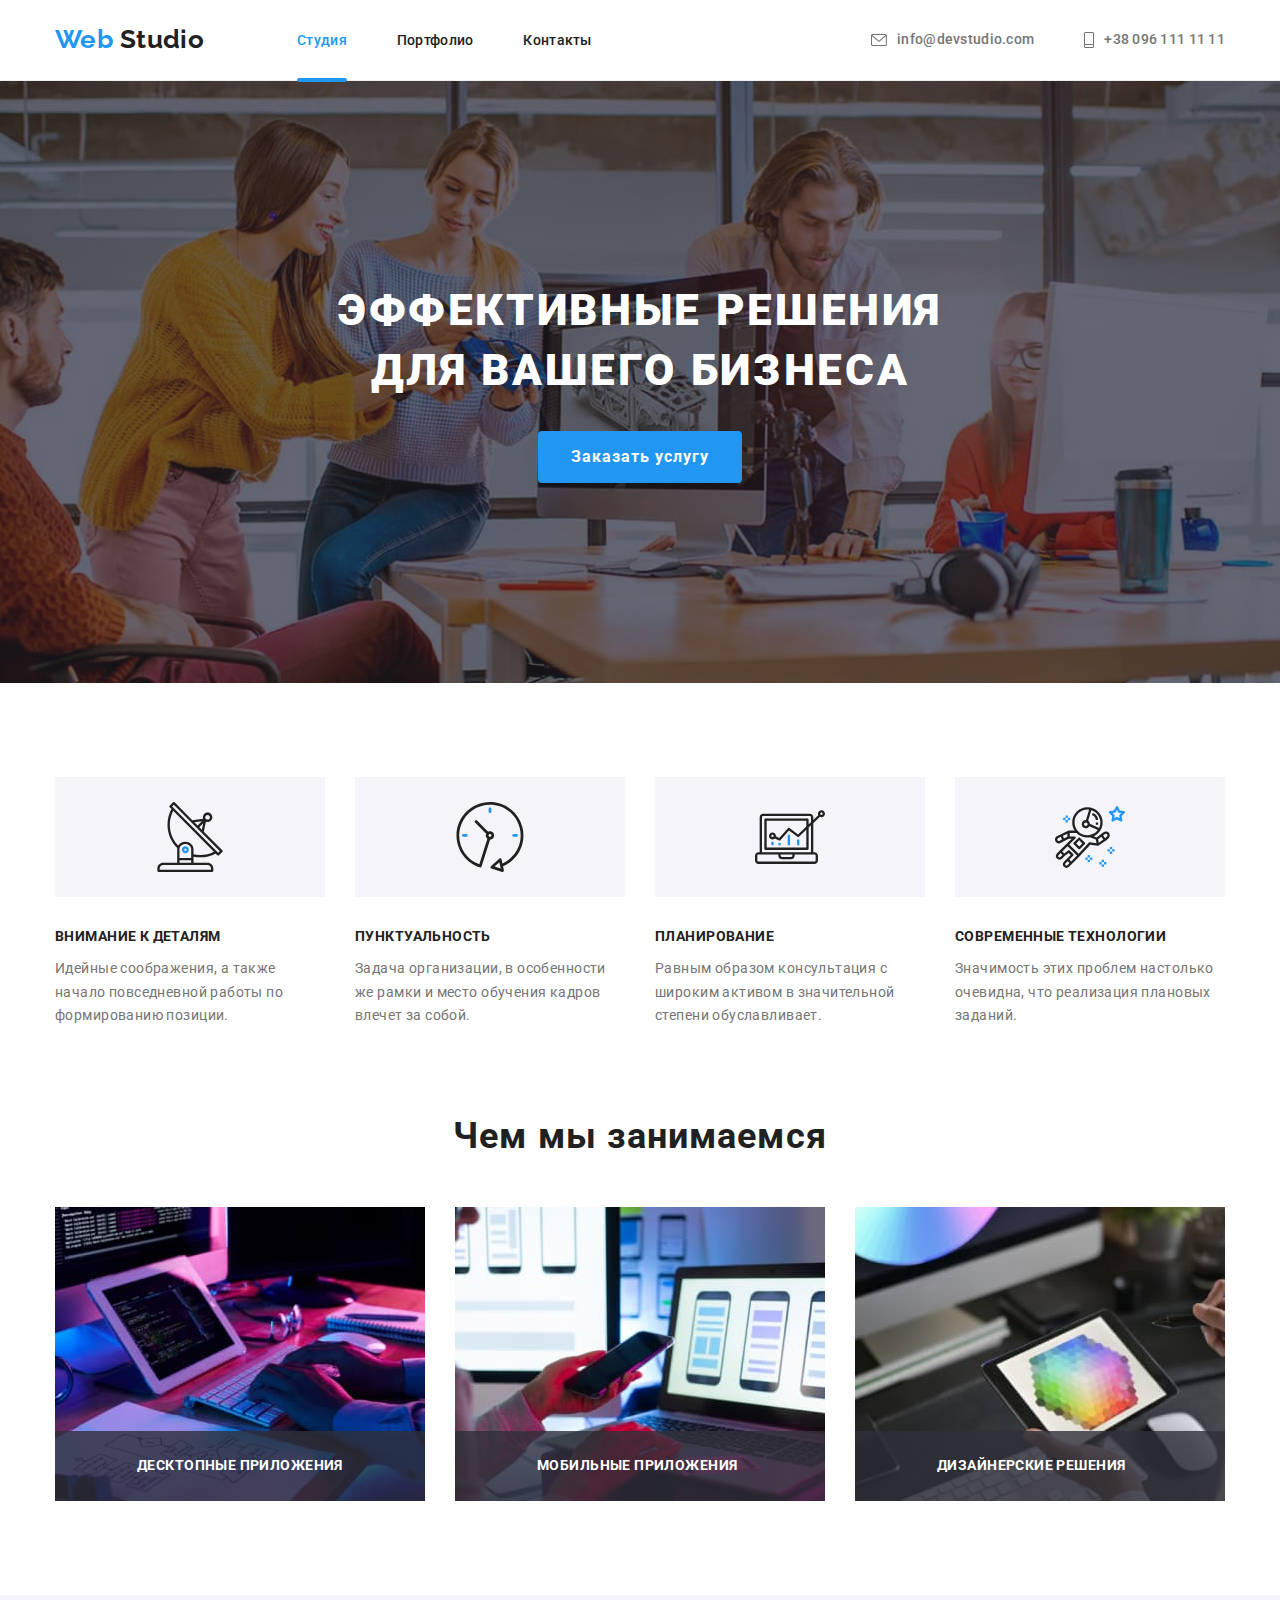
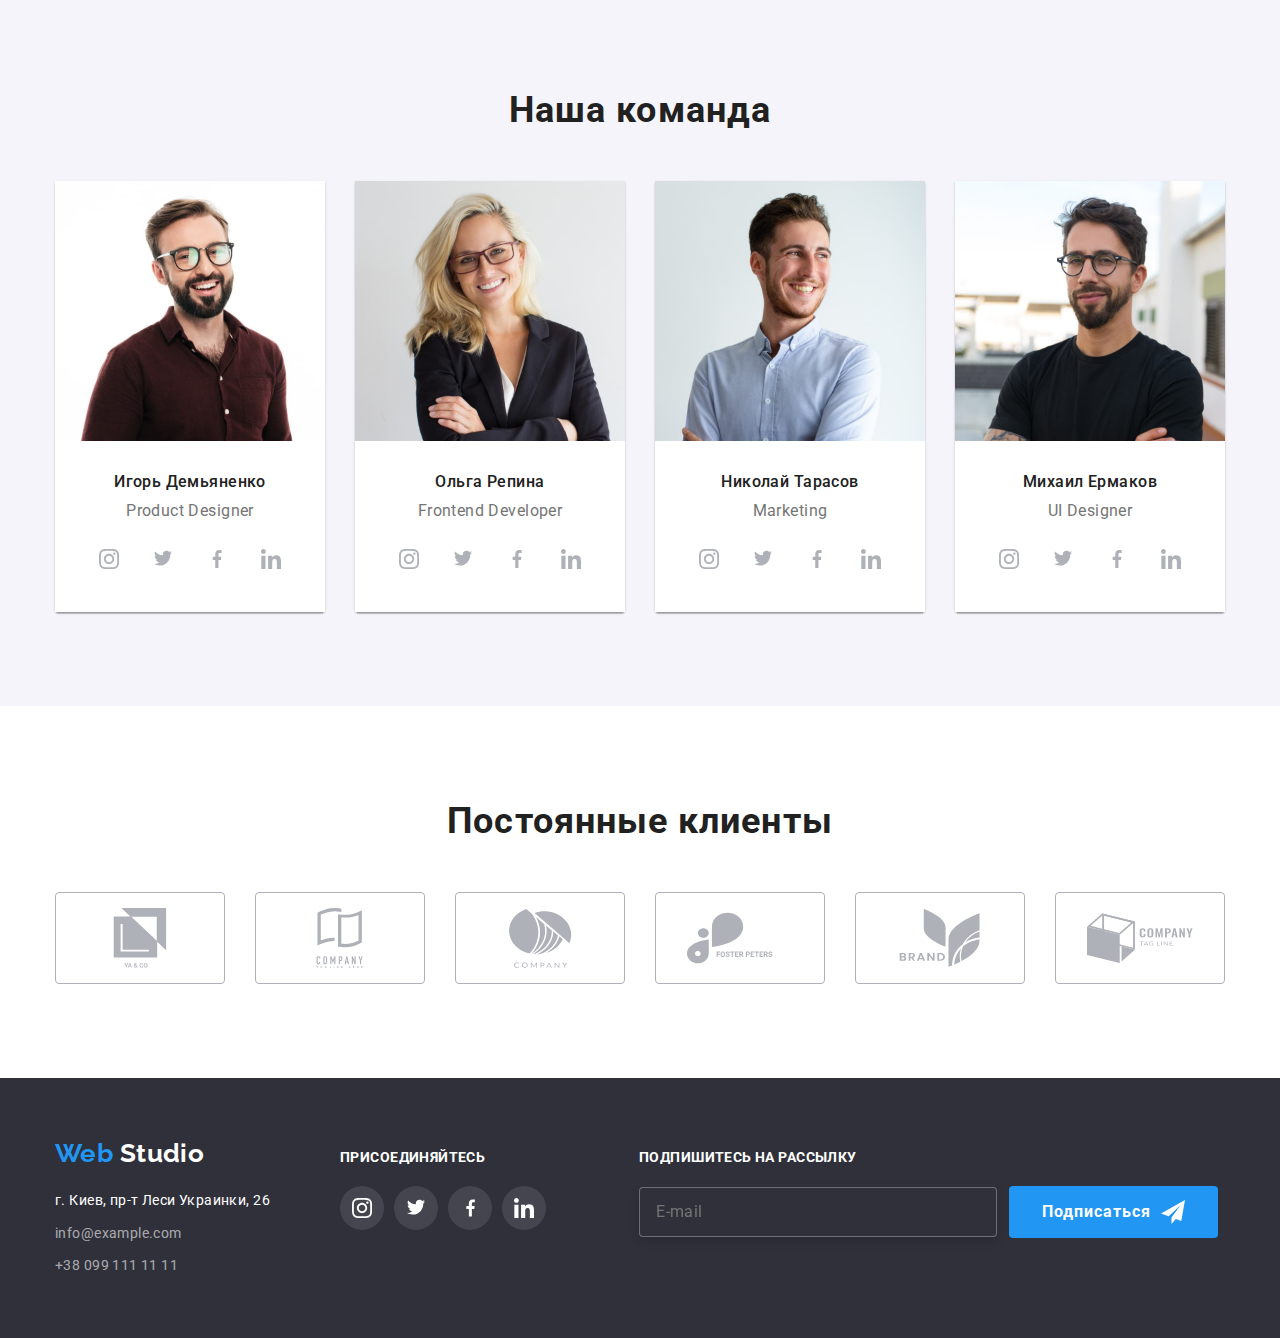
<file: index.html>
<!DOCTYPE html>
<html lang="ru">
<head>
    <meta charset="UTF-8">
    <meta http-equiv="X-UA-Compatible" content="IE=edge">
    <meta name="viewport" content="width=device-width, initial-scale=1.0">
    <title>goit-markup-hw-02</title>
    <link rel="preconnect" href="https://fonts.googleapis.com">
    <link rel="preconnect" href="https://fonts.gstatic.com" crossorigin>
    <link 
     href="https://fonts.googleapis.com/css2?family=Montserrat:wght@400;700&family=Oleo+Script&family=Raleway:wght@700&family=Roboto:wght@400;500;700;900&display=swap"
     rel="stylesheet">
    <link 
     rel="stylesheet" 
     href="https://cdn.jsdelivr.net/npm/modern-normalize@1.1.0/modern-normalize.min.css" 
    />
    <link rel="stylesheet" href="./css/styles.css">
</head>
<body>
     <header class="header">
        <div class="container menu-nav">
         <a href="#" class="logo">
            <span class="light">Web</span>
            <span class="dark">Studio</span>
         </a>
          <nav>
             <ul class="site-nav list">
                 <li class="item"><a href="#" class="link current" >Студия</a></li>
                 <li class="item"><a href="./portfolio.html" class="link">Портфолио</a></li>
                 <li class="item"><a href="#" class="link">Контакты</a></li>
             </ul>
          </nav>
            
               <ul class="menu list">
                 <li class="item">
                     <a class="link-email" href="mailto:info@devstudio.com">
                        <svg class="item-link-icon" width="16" height="12" >
                            <use href="./images/icons.svg#icon-envelope"></use>
                        </svg>
                        info@devstudio.com
                     </a>
                 </li>
                <li class="item">
                    <a class="link-tel"  href="tel:+380961111111">
                        <svg class="item-link-icon" width="10" height="16">
                            <use href="./images/icons.svg#icon-vector"></use>
                        </svg>
                        +38 096 111 11 11
                    </a>
                </li>
             </ul>

           </div>
     </header>
     <main>
        
         <section class="hero">
            
             <h1 class="hero-title">Эффективные решения <br /> для вашего бизнеса</h1>
             <button class="button" data-modal-open>Заказать услугу</button>

                    
         </section>
 
         <section class="section feature">
             <div class="container">
             <ul class="feature-list list">
                 <li class="item">
                     <div class="border-icon">
                         <svg class="item-icon">
                           <use href="./images/icons.svg#icon-antenna"></use>
                          </svg>
                     </div>
                     <h3 class="title">Внимание к деталям</h3>
                     <p class="text">Идейные соображения, а также начало повседневной работы по формированию позиции.</p>
                 </li>
                 <li class="item icon-clock">
                     <div class="border-icon">
                        <svg class="item-icon">
                          <use href="./images/icons.svg#icon-clock"></use>
                         </svg>
                     </div>
                     <h3 class="title">Пунктуальность</h3>
                     <p class="text">Задача организации, в особенности же рамки и место обучения кадров влечет за собой.</p>
                 </li>
                 <li class="item icon-diagram">
                     <div class="border-icon">
                         <svg class="item-icon">
                          <use href="./images/icons.svg#icon-diagram"></use>
                         </svg>
                     </div>
                     <h3 class="title">Планирование</h3>
                     <p class="text">Равным образом консультация с широким активом в значительной степени обуславливает.</p>
                 </li>
                 <li class="item icon-astonaut">
                     <div class="border-icon">
                         <svg class="item-icon">
                          <use href="./images/icons.svg#icon-astronaut"></use>
                         </svg>
                     </div>
                     <h3 class="title">Современные технологии</h3>
                     <p class="text">Значимость этих проблем настолько очевидна, что реализация плановых заданий.</p>
                 </li>
             </ul>
            </div>
         </section>
         <section class="section activity">
             <div class="container">
             <h2 class="section-title">Чем мы занимаемся</h2>
             <ul class="picture-list list">
                <li class="item">
                 <div class="picture-thumb"> 
                     <h3 class="picture-title">Десктопные приложения</h3>
                     <img src="./images/picture-one.jpg" alt="Комп'ютер" width="370" height="294"/>
                  </div>
                </li>
                <li class="item">
                <div class="picture-thumb">
                    <h3 class="picture-title">Мобильные приложения</h3>
                    <img src="./images/picture-two.jpg" alt="Ноутбук" width="370" height="294"/>
                    </div>
                </li>  
                <li class="item">
                <div class="picture-thumb">
                    <h3 class="picture-title">Дизайнерские решения</h3>
                    <img src="./images/picture-three.jpg" alt="Планшет" width="370" height="294"/>
                </div>  
               </li>   
             </ul>
            </div>
         </section>
         <section class="section command">
             <div class="container">
             <h2 class="section-title">Наша команда</h2>
             <ul class="images-list list">
                   <li class="item">
                      <img src="./images/Igor.jpg" alt="Игорь Демьяненко" width="270" height="260"/>
                        <div class="text"><p class="team">Игорь Демьяненко</p>
                         <p class="profession">Product Designer</p> 
                         <ul class="icon list">
                             <li class="icon-team">
                             <a class="team-social-icon" href="#">
                                 <svg class="icon-social" width="20" height="20">
                                     <use href="./images/icons.svg#icon-instagram"></use>
                                 </svg>
                             </a>
                            </li>
                            <li class="icon-team">
                                <a class="team-social-icon" href="#">
                                    <svg class="icon-social" width="20" height="18.25">
                                        <use href="./images/icons.svg#icon-twitter"></use>
                                    </svg>
                                </a>
                            </li>
                            <li class="icon-team">
                                <a class="team-social-icon" href="#">
                                    <svg class="icon-social" width="18" height="28">
                                        <use href="./images/icons.svg#icon-facebook1" ></use>
                                    </svg>
                                </a>
                            </li>
                            <li class="icon-team">
                                <a class="team-social-icon" href="#">
                                    <svg class="icon-social" width="20" height="20">
                                        <use href="./images/icons.svg#icon-linkedin"></use>
                                    </svg>
                                </a>
                            </li>
                         </ul>
                        </div>
                  </li>
                <li class="item">
                   
                        <img src="./images/Olga.jpg" alt="Ольга Репина" width="270" height="260"/>
                       
                        <div class="text"><p class="team">Ольга Репина</p>
                         <p class="profession">Frontend Developer </p>
                        <ul class="icon list">
                            <li class="icon-team">
                                <a class="team-social-icon" href="#">
                                    <svg class="icon-social" width="20" height="20">
                                        <use href="./images/icons.svg#icon-instagram"></use>
                                    </svg>
                                </a>
                            </li>
                            <li class="icon-team">
                                <a class="team-social-icon" href="#">
                                    <svg class="icon-social" width="20" height="18.25">
                                        <use href="./images/icons.svg#icon-twitter"></use>
                                    </svg>
                                </a>
                            </li>
                            <li class="icon-team">
                                <a class="team-social-icon" href="#">
                                    <svg class="icon-social" width="18" height="28">
                                        <use href="./images/icons.svg#icon-facebook1"></use>
                                    </svg>
                                </a>
                            </li>
                            <li class="icon-team">
                                <a class="team-social-icon" href="#">
                                    <svg class="icon-social" width="20" height="20">
                                        <use href="./images/icons.svg#icon-linkedin"></use>
                                    </svg>
                                </a>
                            </li>
                        </ul>
                </div>
                </li>
                <li class="item">
                    
                        <img src="./images/Nicholas.jpg" alt="Николай Тарасов" width="270" height="260"/>
                        
                        <div class="text"><p class="team">Николай Тарасов</p>
                         <p class="profession">Marketing</p>
                        <ul class="icon list">
                            <li class="icon-team">
                                <a class="team-social-icon" href="#">
                                    <svg class="icon-social" width="20" height="20">
                                        <use href="./images/icons.svg#icon-instagram"></use>
                                    </svg>
                                </a>
                            </li>
                            <li class="icon-team">
                                <a class="team-social-icon" href="#">
                                    <svg class="icon-social" width="20" height="18.25">
                                        <use href="./images/icons.svg#icon-twitter"></use>
                                    </svg>
                                </a>
                            </li>
                            <li class="icon-team">
                                <a class="team-social-icon" href="#">
                                    <svg class="icon-social" width="18" height="28">
                                        <use href="./images/icons.svg#icon-facebook1"></use>
                                    </svg>
                                </a>
                            </li>
                            <li class="icon-team">
                                <a class="team-social-icon" href="#">
                                    <svg class="icon-social" width="20" height="20">
                                        <use href="./images/icons.svg#icon-linkedin"></use>
                                    </svg>
                                </a>
                            </li>
                        </ul>
                    </div>
                </li>
                <li class="item">
                    
                        <img src="./images/Mykhailo.jpg" alt="Михаил Ермаков" width="270" height="260"/>
                        <div class="text"><p class="team">Михаил Ермаков</p>
                         <p class="profession">UI Designer</p>
                          <ul class="icon list">
                             <li class="icon-team">
                              <a class="team-social-icon" href="#">
                                <svg class="icon-social" width="20" height="20">
                                    <use href="./images/icons.svg#icon-instagram"></use>
                                </svg>
                              </a>
                              </li>
                               <li class="icon-team">
                              <a class="team-social-icon" href="#">
                                <svg class="icon-social" width="20" height="18.25">
                                    <use href="./images/icons.svg#icon-twitter"></use>
                                </svg>
                                </a>
                              </li>
                               <li class="icon-team">
                               <a class="team-social-icon" href="#">
                                <svg class="icon-social" width="18" height="28">
                                    <use href="./images/icons.svg#icon-facebook1"></use>
                                </svg>
                               </a>
                               </li>
                             <li class="icon-team">
                                  <a class="team-social-icon" href="#">
                                   <svg class="icon-social" width="20" height="20">
                                    <use href="./images/icons.svg#icon-linkedin"></use>
                                    </svg>
                                  </a>
                             </li>
                            </ul>
                       </div>
                </li>
             </ul>
            </div>
         </section>
         <section class="section customers">
             <div class="container">
                <h2 class="section-title">Постоянные клиенты</h2>
                <ul class="clientage list">
                    <li class="item">
                       <a class="clientage-border" href="#">
                         <svg class="object">
                         <use href="./images/icons.svg#icon-Object1"></use>
                         </svg>
                       </a>
                    </li>
                    <li class="item">
                        <a class="clientage-border" href="#">
                            <svg class="object">
                                <use href="./images/icons.svg#icon-Object2"></use>
                            </svg>
                        </a>
                    </li>
                <li class="item">
                    <a class="clientage-border" href="#">
                        <svg class="object">
                            <use href="./images/icons.svg#icon-Object3"></use>
                        </svg>
                    </a>
                </li>
                    <li class="item">
                        <a class="clientage-border" href="#">
                            <svg class="object">
                                <use href="./images/icons.svg#icon-Object4"></use>
                            </svg>
                        </a>
                    </li>
                <li class="item">
                    <a class="clientage-border" href="#">
                        <svg class="object">
                            <use href="./images/icons.svg#icon-Object5"></use>
                        </svg>
                    </a>
                </li>
                <li class="item">
                    <a class="clientage-border" href="#">
                        <svg class="object">
                            <use href="./images/icons.svg#icon-Object6"></use>
                        </svg>
                    </a>
                </li>


                </ul>

             </div>
         </section>
     </main>
     <footer class="footer">
         <div class="container basement ">
              <div class="superscription">
                 <a href="#" class="logo">
                 <span class="light">Web</span>
                 <span class="white">Studio</span></a>
                 
                 <address>
                 <ul class="address list">
                 <li class="roster"><a href="" class="item">г. Киев, пр-т Леси Украинки, 26</a></li>
                  <li class="roster"><a href="mailto:info@example.com" class="link">info@example.com</a></li>
                  <li class="roster"><a href="tel:+380991111111" class="link">+38 099 111 11 11</a></li>
                 </ul>
                 </address>
             </div>
              <div class="social">
              <h3 class="title">присоединяйтесь</h3>
              <ul class="social-network list">
                 <li class="social-icon">
                    <a class="title-social-icon" href="#">
                        <svg class="footer-icon" width="20" height="20">
                            <use href="./images/icons.svg#icon-instagram"></use>
                        </svg>
                    </a>
                 </li>
                 <li class="social-icon">
                    <a class="title-social-icon" href="#">
                        <svg class="footer-icon" width="20" height="18.25">
                            <use href="./images/icons.svg#icon-twitter"></use>
                        </svg>
                    </a>
                 </li>
                 <li class="social-icon">
                    <a class="title-social-icon" href="#">
                        <svg class="footer-icon" width="17" height="26">
                            <use href="./images/icons.svg#icon-facebook1"></use>
                        </svg>
                    </a>
                 </li>
                  <li class="social-icon">
                    <a class="title-social-icon" href="#">
                        <svg class="footer-icon" width="20" height="20">
                            <use href="./images/icons.svg#icon-linkedin"></use>
                        </svg>
                    </a>
                 </li>
                 </ul>
              </div>
                <div class="subscription">
                    <h3 class="title">Подпишитесь на рассылку</h3>
                    <div class="form-tumb">
                      <form >
                          <input class="subscription-input" type="email" name="subscription" id="email" placeholder="E-mail" />
                      </form>

                        <button class="button subscription-button" type="submit">
                            Подписаться
                            <svg class="subscription-button-icon" width="24" height="24">
                                <use class="button-svg" href="./images/modal.svg#icon-icon-send"></use>
                            </svg>
                        </button>
                    
                    </div>
                </div>
          </div>
      </footer>
    <div class="backdrop is-hidden" data-modal>
        
        <div class="modal">
           
            
            <form class="form">
               
                
                <b class="form-title">Оставьте свои данные, мы вам перезвоним</b>

                <div class="form-field">
                  <label class="label" for="name">Имя</label>
                  <input class="input-form" type="text" name="name" id="name"  />
                   <svg class="form-icon" width="18" height="18">
                     <use href="./images/modal.svg#icon-person-modal"></use>
                  </svg>
                </div>
           
                <div class="form-field">
                 <label class="label" for="tel">Телефон</label>
                 <input class="input-form"  type="tel" name="tel" id="tel"/>
                  <svg class="form-icon" width="18" height="18">
                     <use href="./images/modal.svg#icon-phone-modal"></use>
                  </svg>
                </div>
                
                <div class="form-field">
                  <label class="label" for="mail">Почта</label>
                  <input class="input-form"  type="email" name="mail" id="mail"/>
                  <svg class="form-icon" width="18" height="18">
                     <use href="./images/modal.svg#icon-email-modal"></use>
                  </svg>
                </div>
                
                <div class="form-field">
                  <label class="label" for="comment">Комментарий</label>
                  <textarea class="comment" name="comment" id="comment" rows="8" placeholder="Введите текст"></textarea>
                </div>

                <div class="form-consent">
                  <label class="check-option">
                  <input class="check-input" type="checkbox" name="consent"  class="box" />
                  <span class="check-box"></span>
                  <span class="consent">Соглашаюсь с рассылкой и принимаю</span> <a href="#" class="conditions">Условия договора</a></label>
                </div>
        
                       <button class="button button-submit" type="submit">Отправить</button>
                 </form>
              <button data-modal-close class="close-black" type="button">
                   <svg width="11" height="11">
                       <use href="./images/modal.svg#icon-Vector-modal"></use>
                  </svg>
         </div>
     </div>
          <script src="./js/modal.js"></script>
   </body>
</html>
</file>
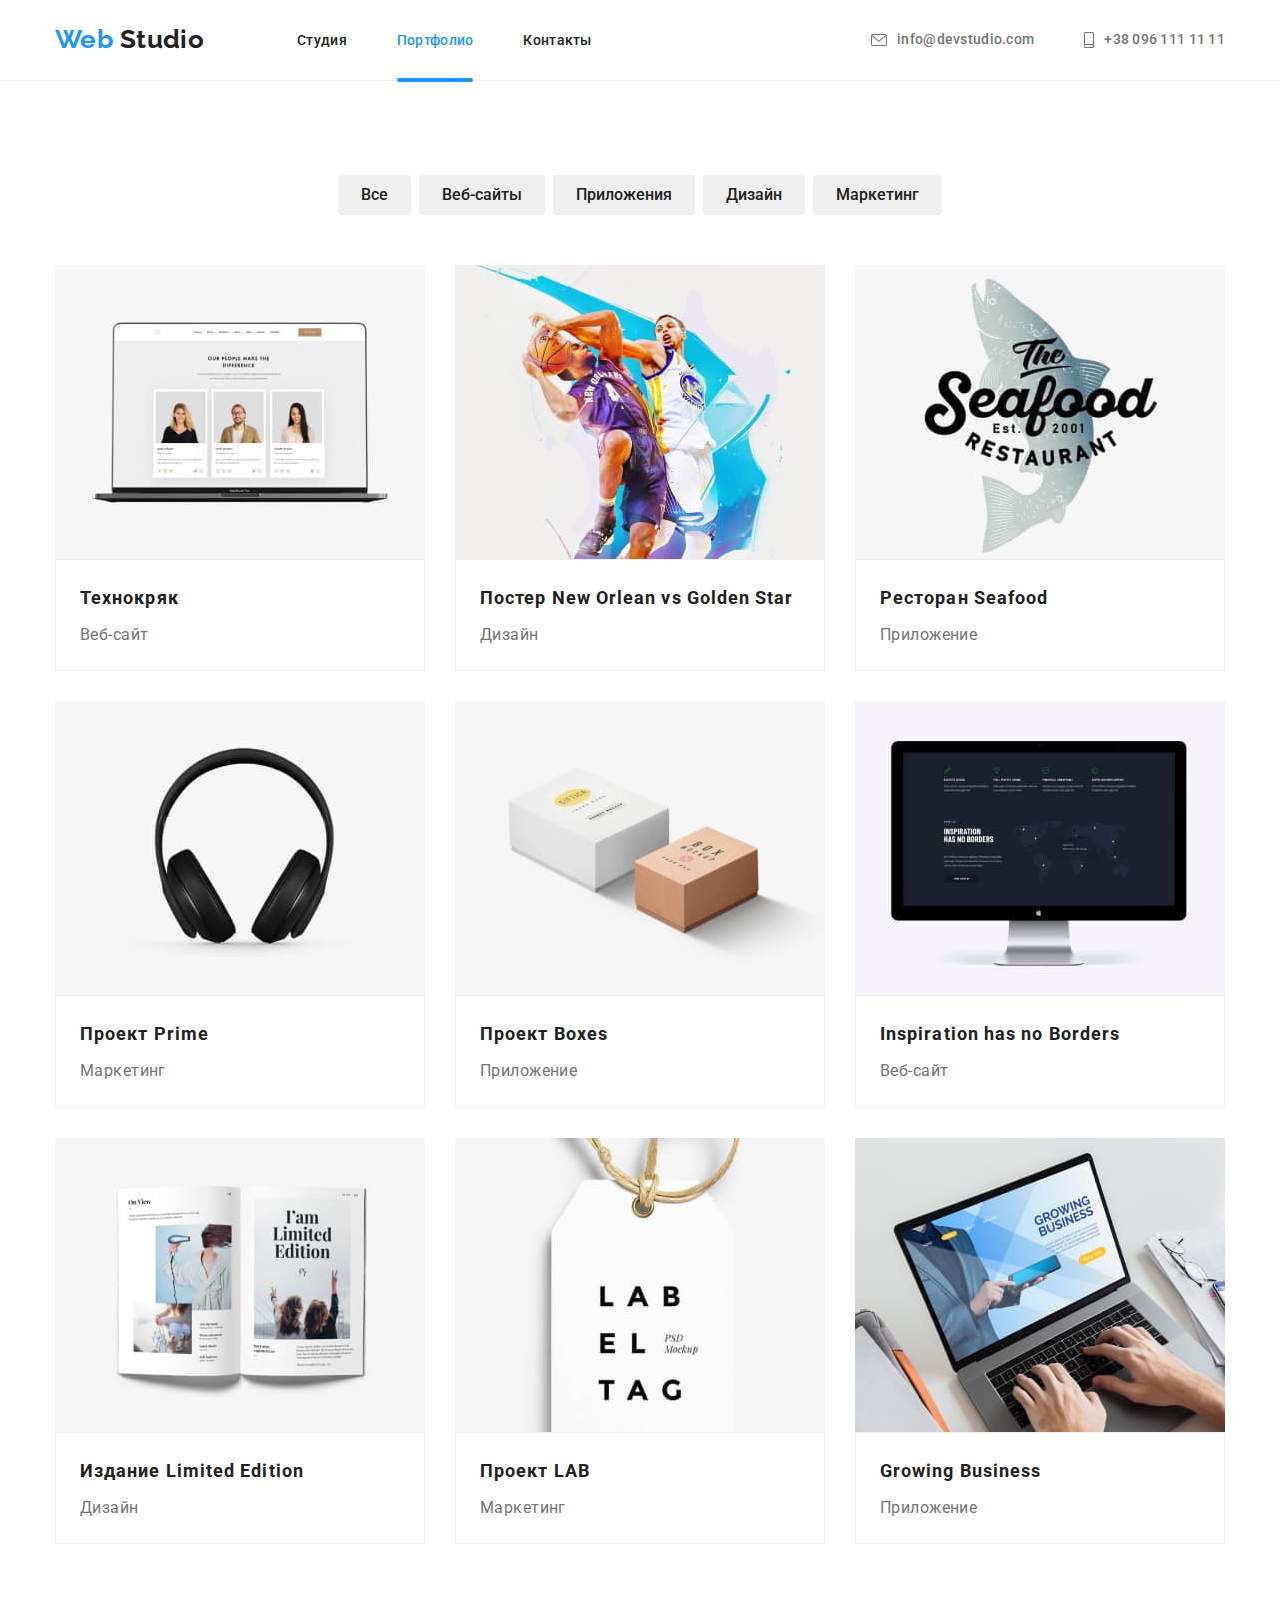
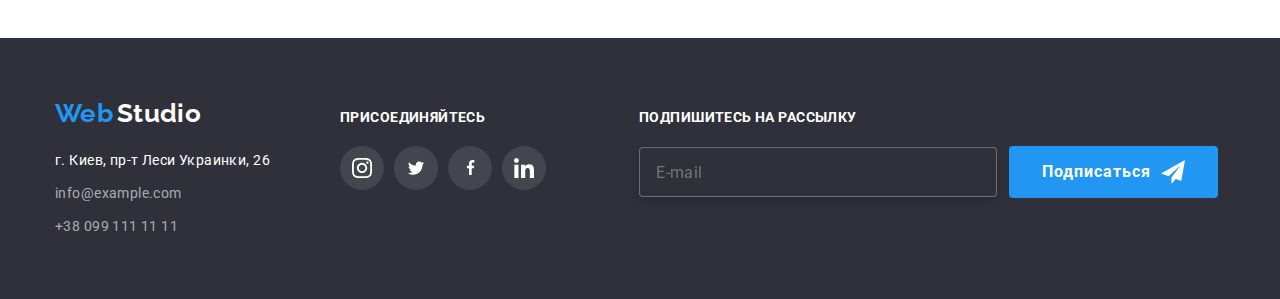
<file: portfolio.html>
<!DOCTYPE html>
<html lang="ru">

<head>
  <meta charset="UTF-8">
  <meta http-equiv="X-UA-Compatible" content="IE=edge">
  <meta name="viewport" content="width=device-width, initial-scale=1.0">
  <title>goit-markup-hw-02</title>
  <link rel="preconnect" href="https://fonts.googleapis.com">
  <link rel="preconnect" href="https://fonts.gstatic.com" crossorigin>
  <link
    href="https://fonts.googleapis.com/css2?family=Montserrat:wght@400;700&family=Oleo+Script&family=Raleway:wght@700&family=Roboto:wght@400;500;700;900&display=swap"
    rel="stylesheet">
  <link rel="stylesheet" href="https://cdn.jsdelivr.net/npm/modern-normalize@1.1.0/modern-normalize.min.css" />
  <link rel="stylesheet" href="./css/styles.css">
</head>
<body>
    <header class="header">
      <div class="container menu-nav">
          <a href="#" class="logo">
            <span class="light">Web</span>
            <span class="dark">Studio</span>
          </a>
         <nav>
            <ul class="site-nav list">
                <li class="item"><a href="./index.html" class="link">Студия</a></li>
                <li class="item"><a href="./portfolio.html" class="link current">Портфолио</a></li>
                <li class="item"><a href="#" class="link">Контакты</a></li>
            </ul>
         </nav>
      <ul class="menu list">
         <li class="item">
            <a class="link-email" href="mailto:info@devstudio.com">
               <svg class="item-link-icon" width="16" height="12">
                  <use href="./images/icons.svg#icon-envelope"></use>
               </svg>
               info@devstudio.com
            </a>
         </li>
         <li class="item">
            <a class="link-tel" href="tel:+380961111111">
               <svg class="item-link-icon" width="10" height="16">
                  <use href="./images/icons.svg#icon-vector"></use>
               </svg>
               +38 096 111 11 11
            </a>
         </li>
      </ul>
      </div>
    </header>
    <main>
       
   
      
        <section class="section portfolio">
           <div class="container">
               <ul class="nav list">
                  <li class="item"> <button class="button-secondary">Все</button></li>
                  <li class="item"> <button class="button-secondary">Веб-сайты</button></li>
                  <li class="item"> <button class="button-secondary">Приложения</button></li>
                  <li class="item"> <button class="button-secondary">Дизайн</button></li>
                  <li class="item"> <button class="button-secondary">Маркетинг</button></li>
               </ul>
           
          
             <ul class="images-list list">  
                  <li class="flex-element">
                     <div class="flex-thumb">
                    <a class="flex-link" href="#">
                     <img src="./images/techno.jpg" alt="Техно" width="370" height="294" >
                    <div class="flex-actions"> 
                     <p class="thumb-text">Ресурс предлагает комплексные предложения с разным уровнем функционала и сервисов. Все это позволит посетителю получить
                     исчерпывающие сведения о компании или частном лице.</p>
                     </div>
                     </div>

                    <div class="text"><h2 class="title">Технокряк</h2>
                     <p class="work">Веб-сайт</p></div>
                     </a>
                                          
                  </li>
                  <li class="flex-element">
                     <div class="flex-thumb">
                     <a class="flex-link" href="#">
                     <img src="./images/poster.jpg" alt="Постер" width="370" height="294"> 
                     <div class="flex-actions">
                        <p class="thumb-text">Ресурс предлагает комплексные предложения с разным уровнем функционала и сервисов. Все это
                           позволит посетителю получить
                           исчерпывающие сведения о компании или частном лице.</p>
                     </div>
                     </div>
                   
                   
                     <div class="text"><h2 class="title">Постер New Orlean vs Golden Star</h2>
                     <p class="work">Дизайн</p></div>
                     </a>
                  </li>
                 <li class="flex-element">
                      <div class="flex-thumb"> 
                      <a class="flex-link" href="#">
                      <img src="./images/seafood.jpg" alt="Морепродукти" width="370" height="294">
                      <div class="flex-actions">
                        <p class="thumb-text">Ресурс предлагает комплексные предложения с разным уровнем функционала и сервисов. Все это
                           позволит посетителю получить
                           исчерпывающие сведения о компании или частном лице.</p>
                     </div>
                     </div>
                     
                     
                      <div class="text"><h2 class="title">Ресторан Seafood</h2>
                      <p class="work">Приложение</p></div>
                      </a>
                  </li>
                 <li class="flex-element">
                  <div class="flex-thumb">
                      <a class="flex-link" href="#">
                      <img src="./images/prime.jpg" alt="Проект prime" width="370" height="294">
                     <div class="flex-actions">
                        <p class="thumb-text">Ресурс предлагает комплексные предложения с разным уровнем функционала и сервисов. Все это
                           позволит посетителю получить
                           исчерпывающие сведения о компании или частном лице.</p>
                     </div>
                     </div>
                      
                      
                      <div class="text"><h2 class="title">Проект Prime</h2>
                      <p class="work">Маркетинг</p></div>
                      </a>
                 </li>
                 <li class="flex-element">
                  <div class="flex-thumb">
                     <a class="flex-link" href="#">
                     <img src="./images/boxes.jpg" alt="Коробка" width="370" height="294">
                     <div class="flex-actions">
                        <p class="thumb-text">Ресурс предлагает комплексные предложения с разным уровнем функционала и сервисов. Все это
                           позволит посетителю получить
                           исчерпывающие сведения о компании или частном лице.</p>
                     </div>
                     </div>
                    
                    
                     <div class="text"> <h2 class="title">Проект Boxes</h2>
                      <p class="work">Приложение</p></div>
                     </a>
                  </li>
                  <li class="flex-element">
                     <div class="flex-thumb">
                     <a class="flex-link" href="#">
                     <img src="./images/inspiration.jpg" alt="Натхнення" width="370" height="294">
                  <div class="flex-actions">
                     <p class="thumb-text">Ресурс предлагает комплексные предложения с разным уровнем функционала и сервисов. Все это
                        позволит посетителю получить
                        исчерпывающие сведения о компании или частном лице.</p>
                  </div>
                  </div>

                                    
                     <div class="text"><h2 class="title">Inspiration has no Borders</h2>
                       <p class="work">Веб-сайт</p></div>
                        </a>
                    </li>
                 <li class="flex-element">
                  <div class="flex-thumb">
                    <a class="flex-link" href="#">
                    <img src="./images/limited.jpg" alt="Обмежене видання" width="370" height="294">
                  <div class="flex-actions">
                     <p class="thumb-text">Ресурс предлагает комплексные предложения с разным уровнем функционала и сервисов. Все это
                        позволит посетителю получить
                        исчерпывающие сведения о компании или частном лице.</p>
                  </div>
                  </div>
                  
                  
                    <div class="text"> <h2 class="title">Издание Limited Edition</h2>
                     <p class="work">Дизайн</p></div>
                     </a>
                 </li>
                 <li class="flex-element">
                  <div class="flex-thumb">
                    <a class="flex-link" href="#">
                    <img src="./images/lab.jpg" alt="Проект LAB" width="370" height="294">
                     <div class="flex-actions">
                        <p class="thumb-text">Ресурс предлагает комплексные предложения с разным уровнем функционала и сервисов. Все это
                           позволит посетителю получить
                           исчерпывающие сведения о компании или частном лице.</p>
                     </div>
                     </div>

                    
                    
                    <div class="text"> <h2 class="title">Проект LAB</h2>
                     <p class="work">Маркетинг</p></div>
                     </a>
                 </li>
                  <li class="flex-element">
                     <div class="flex-thumb">
                     <a class="flex-link" href="#">
                     <img src="./images/business.jpg" alt="Бизнес" width="370" height="294">
                  <div class="flex-actions">
                     <p class="thumb-text">Ресурс предлагает комплексные предложения с разным уровнем функционала и сервисов. Все это
                        позволит посетителю получить
                        исчерпывающие сведения о компании или частном лице.</p>
                  </div>
                  </div>
                   
                   
                     <div class="text"><h2 class="title">Growing Business</h2>
                      <p class="work">Приложение</p></div>
                     </a>
                  </li>
               </ul>
          </div>
       </section>
    </main>
    <footer class="footer">
      <div class="container basement">
         <div class="superscription">
           <a href="#" class="company">
            <span class="blue">Web</span>
            <span class="white">Studio</span>
          </a>
          <address>
            <ul class="address list">
                <li class="roster"><a href="" class="item">г. Киев, пр-т Леси Украинки, 26</a></li>
                <li class="roster"><a href="mailto:info@example.com" class="link">info@example.com</a></li>
                <li class="roster"><a href="tel:+380991111111" class="link">+38 099 111 11 11</a></li>
            </ul>
           </address>
      </div>
         <div class="social">
            <h3 class="title">присоединяйтесь</h3>
            <ul class="social-network list">
               <li class="social-icon">
                  <a class="title-social-icon" href="#">
                     <svg class="footer-icon" width="20" height="20">
                        <use href="./images/icons.svg#icon-instagram"></use>
                     </svg>
                  </a>
               </li>
               <li class="social-icon">
                  <a class="title-social-icon" href="#">
                     <svg class="footer-icon" width="20" height="16.25">
                        <use href="./images/icons.svg#icon-twitter"></use>
                     </svg>
                  </a>
               </li>
               <li class="social-icon">
                  <a class="title-social-icon" href="#">
                     <svg class="footer-icon" width="15" height="25">
                        <use href="./images/icons.svg#icon-facebook1"></use>
                     </svg>
                  </a>
               </li>
               <li class="social-icon">
                  <a class="title-social-icon" href="#">
                     <svg class="footer-icon" width="20" height="20">
                        <use href="./images/icons.svg#icon-linkedin"></use>
                     </svg>
                  </a>
               </li>
            </ul>
         </div>
           <div class="subscription">
                    <h3 class="title">Подпишитесь на рассылку</h3>
                    <div class="form-tumb">
                      <form >
                          <input class="subscription-input" type="email" name="subscription"  placeholder="E-mail" />
                      </form>

                        <button class="button subscription-button" type="submit">
                            Подписаться
                            <svg class="subscription-button-icon" width="24" height="24">
                                <use class="button-svg" href="./images/modal.svg#icon-icon-send"></use>
                            </svg>
                        </button>
                    
                    </div>
                </div>
     </div>
    </footer>


</body>

</html>
</file>
<file: css/styles.css>
:root {
  --primary-text-color: #757575;
  --title-text-color: #ffffff;
  --accent-color: #2196f3;
  --secondary-color: #212121;
  --transparent-color: rgba(255, 255, 255, 0.6);
  --footer-color: #2f303a;
  --team-background-color: #f5f4fa;
  --team-border-bottom: #ECECEC;
  --team-border:#EEEEEE;
  --teem-clientage-border: #E5E5E5;
  --teen-clientage-solid:#AFB1B8;



}

html {
  box-sizing: border-box;
}

*,
*::before,
*::after {
  box-sizing: inherit;
}



body {
  
  font-family: Roboto, sans-serif;
  background-color: var(--title-text-color);
  color: var(--primary-text-color);
  letter-spacing: 0.03em;
  font-size: 14px;
}



.section {
  padding-bottom: 94px;
  }


.link {
  color: var(--secondary-color);
  transition-property: color;
  transition-duration: 250ms;
  transition-timing-function: cubic-bezier(0.4, 0, 0.2, 1);

    transition-property: color;
    transition-duration: 250ms;
    transition-timing-function: cubic-bezier(0.4, 0, 0.2, 1);

  
}


.list {
  padding: 0;
  margin: 0;

  list-style: none;
}

h1,
h2,
h3,
p
 {
  margin-top: 0;
  margin-bottom: 0;
}

a {
  text-decoration: none;
}

.container {
  margin-left: auto;
  margin-right: auto;
  width: 1200px;
  padding-left: 15px;
  padding-right: 15px;
}

.header {
  border-bottom: 1px solid var(--team-border);
}

.menu-nav {
  display: flex;
  align-items: center;
}

.logo {
  display: block;
  margin-bottom: 20px;

  color: var(--accent-color);
  font-family: Raleway;
  font-style: normal;
  font-weight: 700;
  font-size: 26px;
  line-height: 1.2;
  text-decoration: none;
}

.menu-nav .logo {
 display: block;
 margin-top: 24px;
 margin-bottom: 25px;
}
.logo .light {
  color: var(--accent-color);
}

.logo .dark {
  color: var(--secondary-color);
}

.site-nav {
  display: flex;
  margin-left: 93px;
}

.site-nav .item:not(:last-child) {
  margin-right: 50px;
}

.site-nav .link {
  
  font-weight: 500;
  font-size: 14px;
  line-height: 1.14;
  letter-spacing: 0.02em;
  text-decoration: none;
}

.nav {
  margin-bottom: 50px;

  display: flex;
  justify-content: center;
}

.nav .item {
  align-items: center;
}


.menu {
  display: flex;
  margin-left: auto;
}



.menu .item + .item {
  margin-left: 50px;
}

.link:hover,
.link:focus {
  color: var(--accent-color);
}

.activity {
  padding-top: 94px;
}


.section-title {
  margin-top: 0;
  margin-bottom: 50px;

  color: var(--secondary-color);
  font-weight: 700;
  font-size: 36px;
  line-height: 1.17;
  text-align: center;
  letter-spacing: 0.03em;
}

 .icon {
  display: flex;
  align-items: center;
  justify-content: center;
  
  list-style: none;
 
 
 
}

.icon-team {
  margin-top: 16px;
}

.icon-team:not(:last-child) {
  margin-right: 10px;
  
}

.team-social-icon {
  display: flex;
  
  align-items: center;
  justify-content: center;
  width: 44px;
  height: 44px;
  fill: var(--teen-clientage-solid);
  background: var(--title-text-color);
  border-radius: 50%;
  transition-property: background-color, border-radius, fill;
  transition-duration: 250ms;
  transition-timing-function: cubic-bezier(0.4, 0, 0.2, 1);
}

.team-social-icon:hover,
.team-social-icon:focus {
  fill: var(--title-text-color);
  background-color: var(--accent-color);
  border-radius: 50%;
}


.site-nav .link.current {
  color: var(--accent-color);
  
}

.site-nav .item {
  position: relative;
}


.site-nav .link.current::after {
  position: absolute;


  content: '';
  display: block;
  width: 100%;
  height: 4px;
  background-color: var(--accent-color);
  border-radius: 2px;
  bottom: -33px;

}

.hero {
  background-color: var(--footer-color);
  text-align: center;
  padding-top: 200px;
  padding-bottom: 200px;

  background-image: linear-gradient( to top, rgba(47, 48, 58, 0.4),rgba(47, 48, 58, 0.4)),  url("../images/hero.jpg");
  background-repeat: no-repeat;
  background-size: cover;
  background-position: center;
}


.hero-title {
  margin-top: 0;
  margin-bottom: 30px;
  
  color: var(--title-text-color);
  font-weight: 900;
  font-size: 44px;
  line-height: 1.36;
  letter-spacing: 0.06em;
  text-transform: uppercase;
}

.command{
  padding-top: 94px;  
  background-color: var(--team-background-color);
}

.feature-list {
  display: flex;
  justify-content: space-between;
}

.feature {
  padding-top: 94px;
}

.feature-list .item {
  width: 270px;
}

.feature-list .item + .item {
  margin-left: 30px;
}

.feature-list .title {
  
  margin-bottom: 10px;

  color: var(--secondary-color);
  font-weight: 700;
  font-size: 14px;
  line-height: 1.4;
  text-transform: uppercase;
}
.feature-list .text {
  margin-top: 0;
  margin-bottom: 0;

  font-weight: 400;
  font-size: 14px;
  line-height: 1.7;

}
  



.feature-list .item {
  display: block;
  content: "";
  height: 120px;
  background-size: 70px;
  background-repeat: no-repeat;
  background-position: center;
  background-color: var(--team-background-color);
  margin-bottom: 30px;

}

.border-icon {
  display: flex;
  align-items: center;
  justify-content: center;


  width: 270px;
  height: 120px;
  border: 1px solid transparent;
  background-color: var(--team-background-color);
  border-radius: 4px;
  margin-bottom: 30px;
  text-align: center;
}

.item-icon {
 

  width: 70px;
  height: 70px;
  
  
  
}

.picture-list {
  display: flex;
}

.picture-list .item {
  position: relative;
  display: flex;

  margin-right: 30px;
}
.picture-list .item:last-child {
  margin-right: 0;
}

.picture-thumb::before {
  position: absolute;
  display:inline-block;
  bottom: 0;
  left: 0;

  content: '';
  width: 100%;
  height: 70px;
  background-color: rgba(47, 48, 58, 0.8);;

}

.picture-title {
  position: absolute;
  
  bottom: 0;
  left: 0;
  padding: 27px 82px;
  width: 100%;
 
  font-family: 'Roboto';
  font-style: normal;
  font-weight: 700;
  font-size: 14px;
  line-height: 1.14;
  text-transform: uppercase;
  color: var(--title-text-color);
}

.section .team {
  
  margin-top: 0;
  margin-bottom: 10px;

  color: var(--secondary-color);
  font-weight: 500;
  font-size: 16px;
  line-height: 1.19;
}

.section .profession {
  margin-top: 0;
  margin-bottom: 0;

  font-weight: 400;
  font-size: 16px;
  line-height: 1.19;
}

.images-list .item {
background-color: var(--title-text-color);

  box-shadow: 0px 1px 3px rgba(0, 0, 0, 0.12),
  0px 1px 1px rgba(0, 0, 0, 0.14),
  0px 2px 1px rgba(0, 0, 0, 0.2);
  border-radius: 0px 0px 4px 4px;
  text-align: center;

}

.flex-element:hover,
.flex-element:focus

{
  background: var(--title-text-color);
  border: 1px solid var(--team-border);
  box-sizing: border-box;
  box-shadow: 0px 1px 1px rgba(0, 0, 0, 0.12),
  0px 4px 4px rgba(0, 0, 0, 0.06),
  1px 4px 6px rgba(0, 0, 0, 0.16);

}

.images-list .item:not(:last-child) {
  
  margin-right: 30px;
}


.images-list .text {
  border: 1px solid var(--title-text-color);
  margin-top: 30px;
  padding-bottom: 30px;
}

.flex-element .title {
  color: var(--secondary-color);
  font-style: normal;
  font-weight: 700;
  font-size: 18px;
  line-height: 2;
  margin-bottom: 4px;
}

img {
  display: block;
  max-width: 100%;
  height: auto;
}

.flex-element .text {
  margin-top: 0px;
  
  padding: 20px 24px 20px 24px;

  border: 1px solid var(--team-border);  
}

.images-list {
  display: flex;
  flex-wrap: wrap;
}

.flex-element {
  position: relative;
  
  margin-right: 30px;
  margin-bottom: 30px;

  transition-property: background, fill, box-sizing, box-shadow;
  transition-duration: 250ms;
  transition-timing-function: cubic-bezier(0.4, 0, 0.2, 1);

 
}
.flex-element:nth-child(3n) {
  margin-right: 0;
}

.flex-element:nth-last-child(-n + 3) {
  margin-bottom: 0;
}

.flex-thumb{
  position: relative;
  overflow: hidden;
}
 
.flex-actions {
  position: absolute;

  width: 100%;
  height: 100%;
  top: 0;
  left: 0;
  padding: 60px 24px;

  background-color:rgba(33, 150, 243, 0.9);

  transform: translateY(100%);
  transition-duration: 250ms;
  transition-timing-function: cubic-bezier(0.4, 0, 0.2, 1);
}

.thumb-text {
  
  font-style: normal;
  font-weight: 400;
  font-size: 18px;
  line-height: 1.56;

  color: var(--title-text-color);
}

.flex-element:hover .flex-actions {
  transform: translateY(0);

}

.button {
  display: inline-block;
  border-radius: 4px;
  padding: 10px 32px ;
  min-width: 200px;
  text-align: center;
  border: 1px solid transparent;
  

  color: var(--title-text-color);
  background-color: var(--accent-color);
  font-weight: 700;
  font-size: 16px;
  line-height: 1.9;
  letter-spacing: 0.06em;
}

.button-secondary:hover,
.button-secondary:focus {
  color: var(--title-text-color);
  background: var(--accent-color);
  box-shadow: 0px 3px 1px rgba(0, 0, 0, 0.1),
  0px 1px 2px rgba(0, 0, 0, 0.08),
  0px 2px 2px rgba(0, 0, 0, 0.12);

}

.menu .menu-link {
  display: flex;
  align-items: center;
  
  color: var(--primary-text-color);
  font-weight: 500;
  font-size: 14px;
  line-height: 1.4;
  letter-spacing: 0.02em;
  text-decoration: none;
}



.menu .link-email {
  display: flex;
  align-items: center;
  fill: var(--primary-text-color);
  

  color: var(--primary-text-color);
  font-weight: 500;
  font-size: 14px;
  line-height: 1.4;
  letter-spacing: 0.02em;
  text-decoration: none;
  transition-property: color, fill;
  transition-duration: 250ms;
  transition-timing-function: cubic-bezier(0.4, 0, 0.2, 1);
  
}
.menu .link-email:hover,
.menu .link-email:focus
 {
  color: var(--accent-color);
  fill: var(--accent-color);
}


.menu .link-tel {
  display: flex;
  align-items: center;
  fill: var(--primary-text-color);
  
  color: var(--primary-text-color);
  font-weight: 500;
  font-size: 14px;
  line-height: 1.4;
  letter-spacing: 0.02em;
  text-decoration: none;
  transition-property: color, fill;
  transition-duration: 250ms;
  transition-timing-function: cubic-bezier(0.4, 0, 0.2, 1);

}

.menu .link-tel:hover,
.menu .link-tel:focus
 {
  color: var(--accent-color);
  fill: var(--accent-color);
}


.item-link-icon {
    
  margin-right: 10px;
}




.button-secondary {
  display: inline-block;
  border-radius: 4px;
  padding: 6px 22px;
  text-align: center;
  border: 1px solid transparent;

  color: var(--secondary-color);
  font-family: Roboto;
  font-style: normal;
  font-weight: 500;
  font-size: 16px;
  line-height: 1.6;

  transition-property: background, color, box-shadow;
  transition-duration: 250ms;
  transition-timing-function: cubic-bezier(0.4, 0, 0.2, 1);
}

.nav .item:not(:last-child) {
  display: block;
  margin-right: 8px;
}

.address .link {
  display: block;

  color: var(--transparent-color);
  font-family: Roboto, sans-serif;
  font-style: normal;
  font-weight: 400;
  font-size: 14px;
  line-height: 1.7;
  text-decoration: none;
}

.address .item {
  

  color: var(--title-text-color);
  font-style: normal;
  font-weight: 400;
  font-size: 14px;
  line-height: 1.7;
  text-decoration: none;
}

.address .roster:not(:last-child) {
  margin-bottom: 9px;
}

.footer {
 
  padding: 60px 0;
  background-color: var(--footer-color);
  text-decoration: none;
}
.company {
  display: block;
  margin-bottom: 20px;
  text-decoration: none;
}

.customers {
  padding-top: 94px;
}

.clientage {
  display: flex;
}

.clientage-border {
  display: flex;
  align-items: center;
  justify-content: center;
  fill: var(--teen-clientage-solid);

  width: 170px;
  height: 92px;
  border: 1px solid var(--teen-clientage-solid);
  border-radius: 4px;
 
  transition-property: border, fill;
  transition-duration: 250ms;
  transition-timing-function: cubic-bezier(0.4, 0, 0.2, 1);
 
}


.clientage .item:not(:last-child) {
  margin-right: 30px;
  
}

.clientage-border:hover,
.clientage-border:focus {
  border: 1px solid var(--accent-color);
  fill: var(--accent-color);

}



.object {
  width: 106px;
  height: 60px;
 
}


.footer .white {
  color: var(--title-text-color);
  font-family: Raleway;
  font-style: normal;
  font-weight: 700;
  font-size: 26px;
  line-height: 1.2;
  text-decoration: none;
}

.footer .blue {
  
  color: var(--accent-color);
  font-family: Raleway;
  font-style: normal;
  font-weight: 700;
  font-size: 26px;
  line-height: 1.2;
  text-decoration: none;
}


.images-list .title {
  color: var(--secondary-color);
  font-weight: 700;
  font-size: 18px;
  line-height: 2;
  letter-spacing: 0.06em;
}

.images-list .work {
  color: var(--primary-text-color);
  font-weight: 400;
  font-size: 16px;
  line-height: 1.9;
}

.portfolio {
  padding-top: 94px;
  padding-bottom: 94px;
}

.basement {
  display: flex;
  
}

.social {
  margin-left: 70px;
  padding-top: 12px;
}

.social .title {
  margin-bottom: 20px;

  color: var(--title-text-color);
  font-family: Roboto;
  font-style: normal;
  font-weight: 700;
  font-size: 14px;
  line-height: 1.14;
  letter-spacing: 0.03em;
  text-transform: uppercase;
}




.social-network {
  display: flex;
  justify-content: center;
   
}

.social-icon:not(:last-child) {
  margin-right: 10px;

}

.title-social-icon {
  display: flex;

  align-items: center;
  justify-content: center;
  width: 44px;
  height: 44px;

  background: rgba(255, 255, 255, 0.1);
  border-radius: 50%;

  transition-property: background-color, border-radius;
  transition-duration: 250ms;
  transition-timing-function: cubic-bezier(0.4, 0, 0.2, 1);
}

.title-social-icon:hover,
.title-social-icon:focus {
  
  background-color: var(--accent-color);
  border-radius: 50%;
}

.footer-icon {
  fill: var(--title-text-color);
}



.subscription {
  margin-left: 93px;
  padding-top: 12px;
}

.subscription .title {

  margin-bottom: 20px; 

  font-style: normal;
  font-weight: 700;
  font-size: 14px;
  line-height: 1.14;
  letter-spacing: 0.03em;
  text-transform: uppercase;

  color: var(--title-text-color);
}

.subscription-input {
  height: 50px;
  width: 358px;
  padding-left: 16px;
  margin-right: 12px;
    
  font-style: normal;
  font-weight: 400;
  font-size: 16px;
  line-height: 1.25;
  letter-spacing: 0.03em;
  color: rgba(255, 255, 255, 0.6);
  box-sizing: border-box;
    
  border: 1px solid rgba(255, 255, 255, 0.3);
  filter: drop-shadow(0px 4px 4px rgba(0, 0, 0, 0.15));
  border-radius: 4px;
  transition-property: border;
  transition-duration: 250ms;
  transition-timing-function: cubic-bezier(0.4, 0, 0.2, 1);
  outline: transparent;
    
  background-color: var(--footer-color);
  

 
}
.subscription-button {
  display: flex;
  align-items: center;
}

.subscription-button-icon {
  margin-left: 10px;
  
}

.form-tumb {
  display: flex;
  align-items: center;
}

.backdrop {
  position: fixed;
  top: 0;
  left: 0;
  width: 100%;
  height: 100%;
  background: rgba(0, 0, 0, 0.2);
    transition-property: scale, opacity;
    transition-duration: 250ms;
    transition-timing-function: cubic-bezier(0.4, 0, 0.2, 1);
  

}

.backdrop.is-hidden {
  opacity: 0;
  pointer-events: none;
  scale:50%;
}

.modal {
  max-height: 581px;
  max-width: 528px;;
  width: 100%;
  height: 100%;
  
  background: var(--title-text-color);
  box-shadow: 0px 1px 3px rgba(0, 0, 0, 0.12),
  0px 1px 1px rgba(0, 0, 0, 0.14),
  0px 2px 1px rgba(0, 0, 0, 0.2);
  border-radius: 4px;

  position: absolute;
  top:50%;
  left: 50%;
  transform: translate(-50%, -50%);
}

.close-black {
  position: absolute;
  top:8px;
  right: 8px;

  width: 30px;
  height: 30px;
 
  border: 1px solid rgba(0, 0, 0, 0.1);
  border-radius: 50%;
  cursor: pointer;
  background-color: var(--title-text-color);

  transition-property: fill;
  transition-duration: 250ms;
  transition-timing-function: cubic-bezier(0.4, 0, 0.2, 1);

}

.close-black:hover,
.close-black:focus {
 
  fill: var(--accent-color);

}


.form {
  width: 528px;
  margin-left: auto;
  margin-right: auto;
  padding: 40px;
}

.form-field {
  position: relative;

  display: flex;
  flex-direction: column;
  margin-bottom: 10px;
 
}

.form-field .input-form {
 height: 40px;
  margin: 0;
  padding-left: 42px;
  
  border: 1px solid rgba(33, 33, 33, 0.2);
  border-radius: 4px;
  transition-property: border;
  transition-duration: 250ms;
  transition-timing-function: cubic-bezier(0.4, 0, 0.2, 1);
  outline: transparent;
  
}

.form-field .input-form:focus,
.form-field .input-form:hover {
  border: 1px solid var(--accent-color);

}

.form-title {
  display: block;
  font-style: normal;
  font-weight: 700;
  font-size: 20px;
  line-height: 1.15;
  text-align: center;
  color: var(--secondary-color);

  margin-bottom: 12px;

}

.form-field input::placeholder {
  background-color:rgba(117, 117, 117, 0.5); 
}

.form-field textarea::placeholder {
  color: rgba(117, 117, 117, 0.5);
  font-style: normal;
  font-weight: 400;
  font-size: 14px;
  line-height: 1.14;
  letter-spacing: 0.01em;
}



.form-consent {
 text-align: center;
  
  margin-bottom: 30px;
  margin-top: 20px;
}
.form-consent .consent {
  
  margin-left: 24px;
  
  font-style: normal;
  font-weight: 400;
  font-size: 14px;
  line-height: 1.71;
  letter-spacing: 0.03em;
  color: var(--primary-text-color);
}
.check-box {
  left: 0;
  bottom: 0;
 
  position: absolute;
  width: 16px;
  height: 15px;
  background-image: url(../images/black-squares.svg);
}

 .check-option {
  position: relative;
 }
.check-input:checked + .check-box {
  background-image: url(../images/check.svg);
}

.form-consent .conditions {
  font-style: normal;
  font-weight: 400;
  font-size: 14px;
  line-height: 1.71;
  letter-spacing: 0.03em;
  color: var(--accent-color);
  text-decoration:underline;
}

.form-field .comment {
  height: 120px;
  width: 100%;

  font-style: normal;
  font-weight: 400;
  font-size: 12px;
  line-height: 1.71;
  letter-spacing: 0.01em;
  padding: 12px 16px;
 
  resize: none;    
  border: 1px solid rgba(33, 33, 33, 0.2);
  border-radius: 4px;
  outline: transparent;

  transition-property: border;
  transition-duration: 250ms;
  transition-timing-function: cubic-bezier(0.4, 0, 0.2, 1);
}

.form-field .comment:focus,
.form-field .comment:hover {
  border: 1px solid var(--accent-color);
  
}
 
.form-field .label {

  margin-bottom: 4px;
  font-style: normal;
  font-weight: 400;
  font-size: 12px;
  line-height: 1.17;
  letter-spacing: 0.01em;
  color: var(--primary-text-color);
}

.form-icon {
  position: absolute;
  bottom: 11px;
  left: 12px;
  fill: var(--secondary-color);

  display: inline-block;
  transition-property: fill;
  transition-duration: 250ms;
  transition-timing-function: cubic-bezier(0.4, 0, 0.2, 1);
  
}

.form-field .input-form:focus + .form-icon,
.form-field .input-form:hover + .form-icon {
  fill: var(--accent-color);
}



.form-consent .check-input {
  
  appearance: none;
  position: absolute;
}

.button-submit {
  display: block;
  margin-left: auto;
  margin-right: auto;
}
</file>
